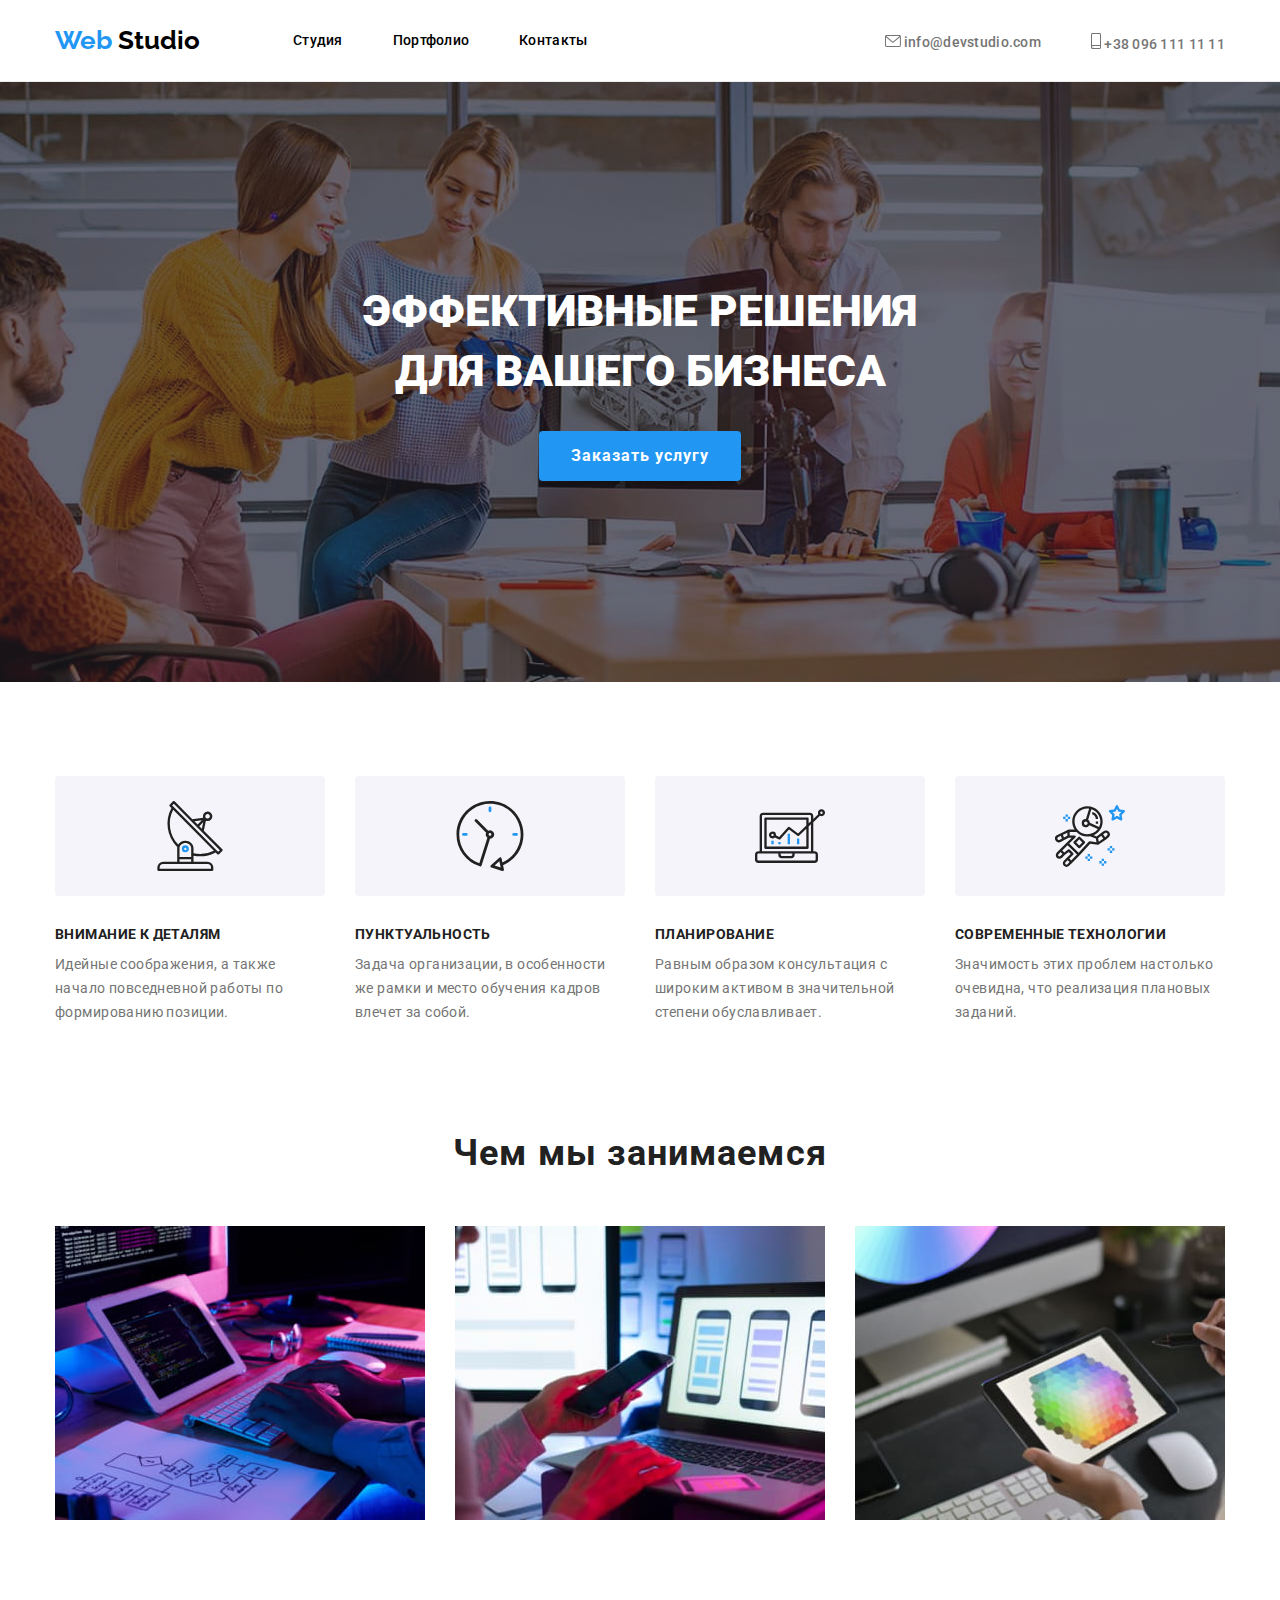
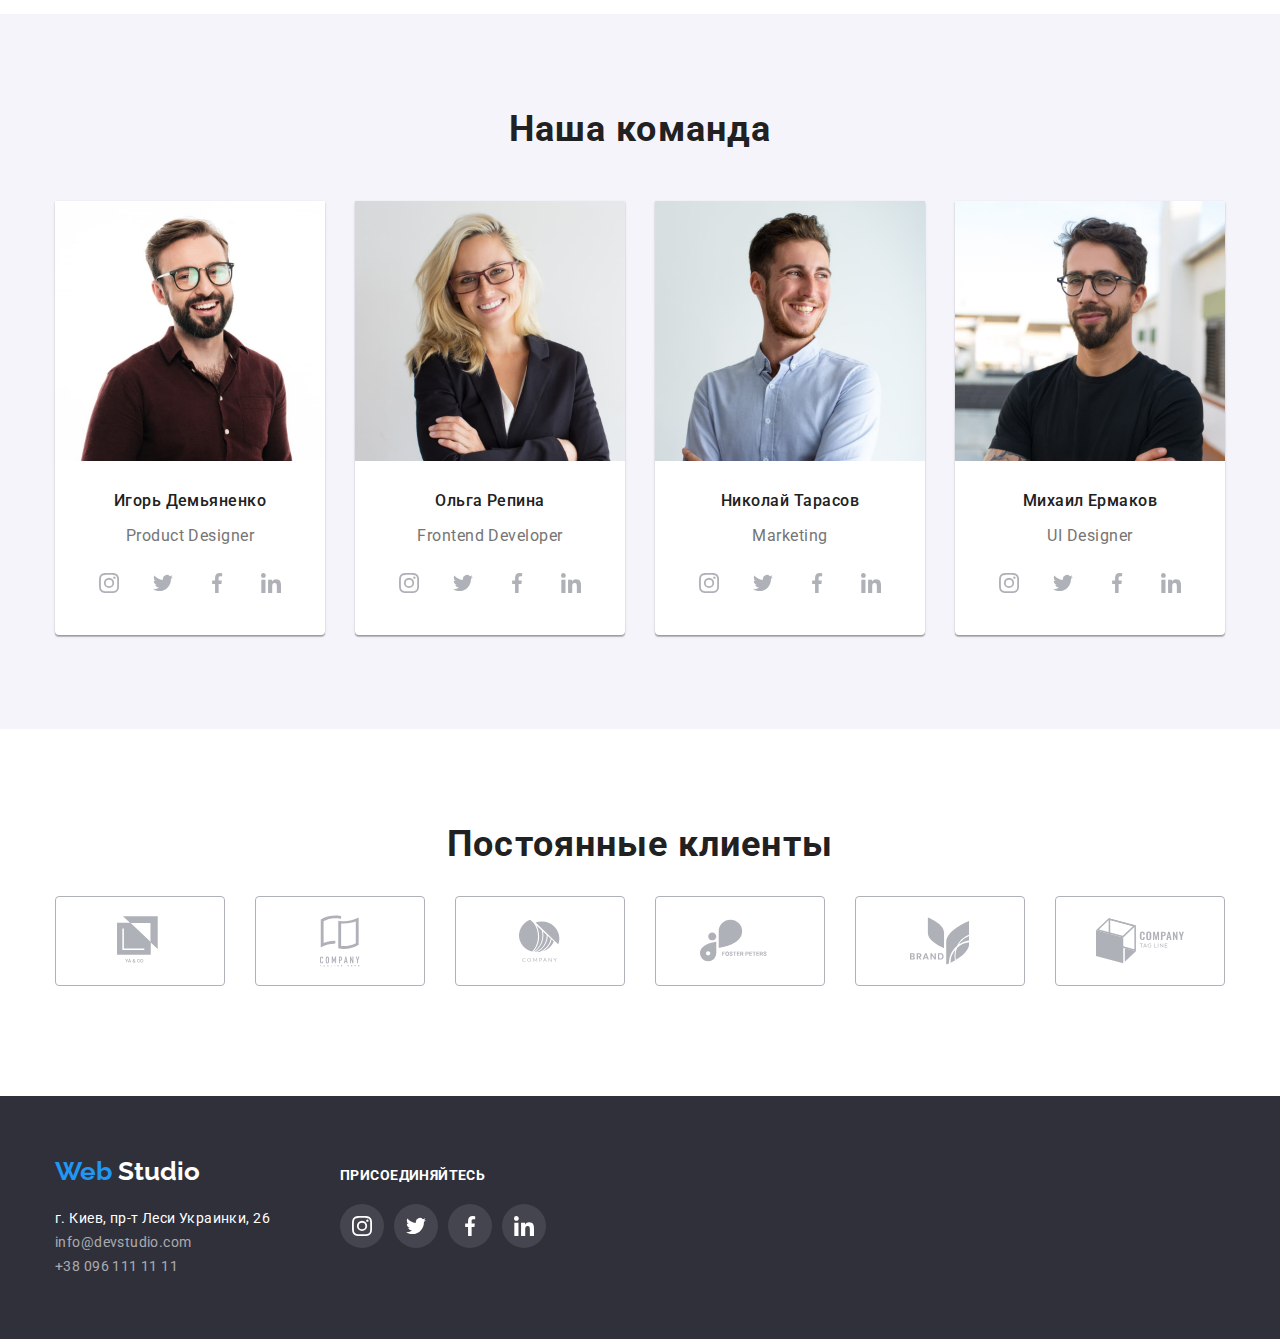
<file: index.html>
<!DOCTYPE html>
<html lang="ru">
  <head>
    <meta charset="UTF-8" />
    <meta http-equiv="X-UA-Compatible" content="IE=edge" />
    <meta name="viewport" content="width=device-width, initial-scale=1.0" />
    <title>Web Studio</title>
    <link rel="preconnect" href="https://fonts.gstatic.com" />
    <link
      href="https://fonts.googleapis.com/css2?family=Raleway:wght@700&family=Roboto:wght@400;500;700&display=swap"
      rel="stylesheet"
    />
    <link
      rel="stylesheet"
      href="https://cdnjs.cloudflare.com/ajax/libs/modern-normalize/1.0.0/modern-normalize.min.css"
    />
    <link rel="stylesheet" href="./css/styles.css" />
  </head>
  <body>
    <!--Header-->
    <header class="page-header">
      <div class="header-container">
        <nav class="header-nav">
          <a href="index.html" class="logo-header">
            <span class="logo-left">Web</span> Studio
          </a>
          <ul class="header-site-nav nomarker list">
            <li class="site-nav-item"><a href="./index.html" class="link">Студия</a></li>
            <li class="site-nav-item">
              <a href="./page/portfolio.html" class="link">Портфолио</a>
            </li>
            <li class="site-nav-item"><a href="" class="link">Контакты</a></li>
          </ul>
        </nav>
        <ul class="page-header-contact nomarker list">
          <li class="header-contact-item">
            <a href="mailto:info@devstudio.com" class="link header-contact-link">
              <svg class="icon mail-icon">
                <use href="./images/icon_img/sprite.svg#icon-envelope"></use>
              </svg>
              info@devstudio.com</a
            >
          </li>
          <li class="header-contact-item">
            <a href="tel:+380961111111" class="link header-contact-link">
              <svg class="icon phone-icon">
                <use href="./images/icon_img/sprite.svg#icon-smartphone"></use>
              </svg>
              +38 096 111 11 11</a
            >
          </li>
        </ul>
      </div>
    </header>
    <!--Main-->
    <main>
      <!--Герой-->
      <section class="hero">
        <div class="hero-container">
          <h1 class="hero-title">
            Эффективные решения <br />
            для вашего бизнеса
          </h1>
          <button type="button" class="hero-button">Заказать услугу</button>
        </div>
      </section>
      <!-- Особенности компании -->
      <section class="company-values section">
        <div class="container">
          <!--Заголовок добавил для лучшей семантики, в дальнейшем скрою-->
          <h2 class="visually-hidden">Особенности компании</h2>
          <ul class="nomarker values-list list grid">
            <li class="company-values-list grid-item">
              <h3 class="title">Внимание к деталям</h3>
              <p class="company-values-text">
                Идейные соображения, а также начало повседневной работы по формированию
                позиции.
              </p>
            </li>
            <li class="company-values-list grid-item">
              <h3 class="title">Пунктуальность</h3>
              <p class="company-values-text">
                Задача организации, в особенности же рамки и место обучения кадров влечет за
                собой.
              </p>
            </li>
            <li class="company-values-list grid-item">
              <h3 class="title">Планирование</h3>
              <p class="company-values-text">
                Равным образом консультация с широким активом в значительной степени
                обуславливает.
              </p>
            </li>
            <li class="company-values-list grid-item">
              <h3 class="title">Современные технологии</h3>
              <p class="company-values-text">
                Значимость этих проблем настолько очевидна, что реализация плановых заданий.
              </p>
            </li>
          </ul>
        </div>
      </section>
      <!--Чем мы занимаемся-->
      <section class="working-process section no-padding">
        <div class="container">
          <h2 class="working-process-title">Чем мы занимаемся</h2>
          <ul class="nomarker working-img-list list grid">
            <li class="working-im-item grid-item">
              <img
                src="./images/our_work/photo1.jpg"
                alt="верстка сайта за компьютером"
                width="370"
              />
            </li>
            <li class="working-im-item grid-item">
              <img
                src="./images/our_work/photo2.jpg"
                alt="макет вариантов стилизации макета"
                width="370"
              />
            </li>
            <li class="working-im-item grid-item">
              <img
                src="./images/our_work/photo3.jpg"
                alt="палитра цветов на планшете"
                width="370"
              />
            </li>
          </ul>
        </div>
      </section>

      <!--Наша команда-->
      <section class="team-section section">
        <div class="container">
          <h2 class="team-section-title">Наша команда</h2>
          <ul class="nomarker team-list list">
            <li class="team-section-item">
              <img
                src="./images/teams/photo1.jpg"
                alt="Фотография Игорь Демьяненко"
                width="270"
              />
              <div class="team-name-container">
                <h3 class="team-title-name">Игорь Демьяненко</h3>
                <p class="team-title-proffesion">Product Designer</p>
              </div>
              <ul class="nomarker team-social-icons social-icons">
                <li class="social-icons-item">
                  <a
                    href=""
                    class="social-icons-link link"
                    target="_blank"
                    rel="noopener noreferrer"
                  >
                    <svg class="icon">
                      <use href="./images/icon_img/sprite.svg#icon-instagram"></use>
                    </svg>
                  </a>
                </li>
                <li class="social-icons-item">
                  <a
                    href=""
                    class="social-icons-link link"
                    target="_blank"
                    rel="noopener noreferrer"
                  >
                    <svg class="icon">
                      <use href="./images/icon_img/sprite.svg#icon-twitter"></use>
                    </svg>
                  </a>
                </li>
                <li class="social-icons-item">
                  <a
                    href=""
                    class="social-icons-link link"
                    target="_blank"
                    rel="noopener noreferrer"
                  >
                    <svg class="icon">
                      <use href="./images/icon_img/sprite.svg#icon-facebook"></use>
                    </svg>
                  </a>
                </li>
                <li class="social-icons-item">
                  <a
                    href=""
                    class="social-icons-link link"
                    target="_blank"
                    rel="noopener noreferrer"
                  >
                    <svg class="icon">
                      <use href="./images/icon_img/sprite.svg#icon-linkedin"></use>
                    </svg>
                  </a>
                </li>
              </ul>
            </li>

            <li class="team-section-item">
              <img
                src="./images/teams/photo2.jpg"
                alt="Фотография Ольга Репина"
                width="270"
              />
              <div class="team-name-container">
                <h3 class="team-title-name">Ольга Репина</h3>
                <p class="team-title-proffesion">Frontend Developer</p>
              </div>
              <ul class="nomarker team-social-icons social-icons">
                <li class="social-icons-item">
                  <a
                    href=""
                    class="social-icons-link link"
                    target="_blank"
                    rel="noopener noreferrer"
                  >
                    <svg class="icon">
                      <use href="./images/icon_img/sprite.svg#icon-instagram"></use>
                    </svg>
                  </a>
                </li>
                <li class="social-icons-item">
                  <a
                    href=""
                    class="social-icons-link link"
                    target="_blank"
                    rel="noopener noreferrer"
                  >
                    <svg class="icon">
                      <use href="./images/icon_img/sprite.svg#icon-twitter"></use>
                    </svg>
                  </a>
                </li>
                <li class="social-icons-item">
                  <a
                    href=""
                    class="social-icons-link link"
                    target="_blank"
                    rel="noopener noreferrer"
                  >
                    <svg class="icon">
                      <use href="./images/icon_img/sprite.svg#icon-facebook"></use>
                    </svg>
                  </a>
                </li>
                <li class="social-icons-item">
                  <a
                    href=""
                    class="social-icons-link link"
                    target="_blank"
                    rel="noopener noreferrer"
                  >
                    <svg class="icon">
                      <use href="./images/icon_img/sprite.svg#icon-linkedin"></use>
                    </svg>
                  </a>
                </li>
              </ul>
            </li>
            <li class="team-section-item">
              <img
                src="./images/teams/photo3.jpg"
                alt="Фотография Николай Тарасов"
                width="270"
              />
              <div class="team-name-container">
                <h3 class="team-title-name">Николай Тарасов</h3>
                <p class="team-title-proffesion">Marketing</p>
              </div>
              <ul class="nomarker team-social-icons social-icons">
                <li class="social-icons-item">
                  <a
                    href=""
                    class="social-icons-link link"
                    target="_blank"
                    rel="noopener noreferrer"
                  >
                    <svg class="icon">
                      <use href="./images/icon_img/sprite.svg#icon-instagram"></use>
                    </svg>
                  </a>
                </li>
                <li class="social-icons-item">
                  <a
                    href=""
                    class="social-icons-link link"
                    target="_blank"
                    rel="noopener noreferrer"
                  >
                    <svg class="icon">
                      <use href="./images/icon_img/sprite.svg#icon-twitter"></use>
                    </svg>
                  </a>
                </li>
                <li class="social-icons-item">
                  <a
                    href=""
                    class="social-icons-link link"
                    target="_blank"
                    rel="noopener noreferrer"
                  >
                    <svg class="icon">
                      <use href="./images/icon_img/sprite.svg#icon-facebook"></use>
                    </svg>
                  </a>
                </li>
                <li class="social-icons-item">
                  <a
                    href=""
                    class="social-icons-link link"
                    target="_blank"
                    rel="noopener noreferrer"
                  >
                    <svg class="icon">
                      <use href="./images/icon_img/sprite.svg#icon-linkedin"></use>
                    </svg>
                  </a>
                </li>
              </ul>
            </li>
            <li class="team-section-item">
              <img
                src="./images/teams/photo4.jpg"
                alt="Фотография Михаил Ермаков"
                width="270"
              />
              <div class="team-name-container">
                <h3 class="team-title-name">Михаил Ермаков</h3>
                <p class="team-title-proffesion">UI Designer</p>
              </div>
              <ul class="nomarker team-social-icons social-icons">
                <li class="social-icons-item">
                  <a
                    href=""
                    class="social-icons-link link"
                    target="_blank"
                    rel="noopener noreferrer"
                  >
                    <svg class="icon">
                      <use href="./images/icon_img/sprite.svg#icon-instagram"></use>
                    </svg>
                  </a>
                </li>
                <li class="social-icons-item">
                  <a
                    href=""
                    class="social-icons-link link"
                    target="_blank"
                    rel="noopener noreferrer"
                  >
                    <svg class="icon">
                      <use href="./images/icon_img/sprite.svg#icon-twitter"></use>
                    </svg>
                  </a>
                </li>
                <li class="social-icons-item">
                  <a
                    href=""
                    class="social-icons-link link"
                    target="_blank"
                    rel="noopener noreferrer"
                  >
                    <svg class="icon">
                      <use href="./images/icon_img/sprite.svg#icon-facebook"></use>
                    </svg>
                  </a>
                </li>
                <li class="social-icons-item">
                  <a
                    href=""
                    class="social-icons-link link"
                    target="_blank"
                    rel="noopener noreferrer"
                  >
                    <svg class="icon">
                      <use href="./images/icon_img/sprite.svg#icon-linkedin"></use>
                    </svg>
                  </a>
                </li>
              </ul>
            </li>
          </ul>
        </div>
      </section>
      <!-- ПОСТОЯННЫЕ КЛИЕНТЫ -->
      <section class="client-company-section section">
        <div class="container">
          <h2 class="client-company-title">Постоянные клиенты</h2>
          <ul class="nomarker client-list grid">
            <li class="company-item grid-item">
              <a href="" class="link client-company-link">
                <svg class="company-icon" width="45">
                  <use href="./images/icon_img/sprite.svg#icon-logo_1"></use>
                </svg>
              </a>
            </li>
            <li class="company-item grid-item">
              <a href="" class="link client-company-link">
                <svg class="company-icon" width="40" heigth="52">
                  <use href="./images/icon_img/sprite.svg#icon-logo_2"></use>
                </svg>
              </a>
            </li>
            <li class="company-item grid-item">
              <a href="" class="link client-company-link">
                <svg class="company-icon" width="41" heigth="42.5">
                  <use href="./images/icon_img/sprite.svg#icon-logo_3"></use>
                </svg>
              </a>
            </li>
            <li class="company-item grid-item">
              <a href="" class="link client-company-link">
                <svg class="company-icon" width="79.66" heigth="42">
                  <use href="./images/icon_img/sprite.svg#icon-logo_4"></use>
                </svg>
              </a>
            </li>
            <li class="company-item grid-item">
              <a href="" class="link client-company-link">
                <svg class="company-icon" width="59" heigth="47">
                  <use href="./images/icon_img/sprite.svg#icon-logo_5"></use>
                </svg>
              </a>
            </li>
            <li class="company-item grid-item">
              <a href="" class="link client-company-link">
                <svg class="company-icon" width="88.5" heigth="45.5">
                  <use href="./images/icon_img/sprite.svg#icon-logo_6"></use>
                </svg>
              </a>
            </li>
          </ul>
        </div>
      </section>
    </main>
    <!--Footer-->
    <footer class="site-footer">
      <div class="footer-container">
        <div class="footer-contact-box">
          <div class="contact-box">
            <a href="./index.html" class="logo-footer link">
              <span class="logo-left">Web</span> Studio</a
            >
            <address class="footer-contact">
              <span class="footer-contact-addres"> г. Киев, пр-т Леси Украинки, 26 </span>
              <br />
              <a href="mailto:info@devstudio.com" class="link">info@devstudio.com</a> <br />
              <a href="tel:+380961111111" class="link">+38 096 111 11 11</a>
            </address>
          </div>

          <div class="social-box">
            <h2 class="title-social-list">присоединяйтесь</h2>
            <ul class="nomarker footer-social-icons social-icons">
              <li class="social-icons-item">
                <a
                  href=""
                  class="social-icons-link footer-social-link link"
                  target="_blank"
                  rel="noopener noreferrer"
                >
                  <svg class="icon">
                    <use href="./images/icon_img/sprite.svg#icon-instagram"></use>
                  </svg>
                </a>
              </li>
              <li class="social-icons-item">
                <a
                  href=""
                  class="social-icons-link link"
                  target="_blank"
                  rel="noopener noreferrer"
                >
                  <svg class="icon">
                    <use href="./images/icon_img/sprite.svg#icon-twitter"></use>
                  </svg>
                </a>
              </li>
              <li class="social-icons-item">
                <a
                  href=""
                  class="social-icons-link link"
                  target="_blank"
                  rel="noopener noreferrer"
                >
                  <svg class="icon">
                    <use href="./images/icon_img/sprite.svg#icon-facebook"></use>
                  </svg>
                </a>
              </li>
              <li class="social-icons-item">
                <a
                  href=""
                  class="social-icons-link link"
                  target="_blank"
                  rel="noopener noreferrer"
                >
                  <svg class="icon">
                    <use href="./images/icon_img/sprite.svg#icon-linkedin"></use>
                  </svg>
                </a>
              </li>
            </ul>
          </div>
        </div>
      </div>
    </footer>
  </body>
</html>
</file>
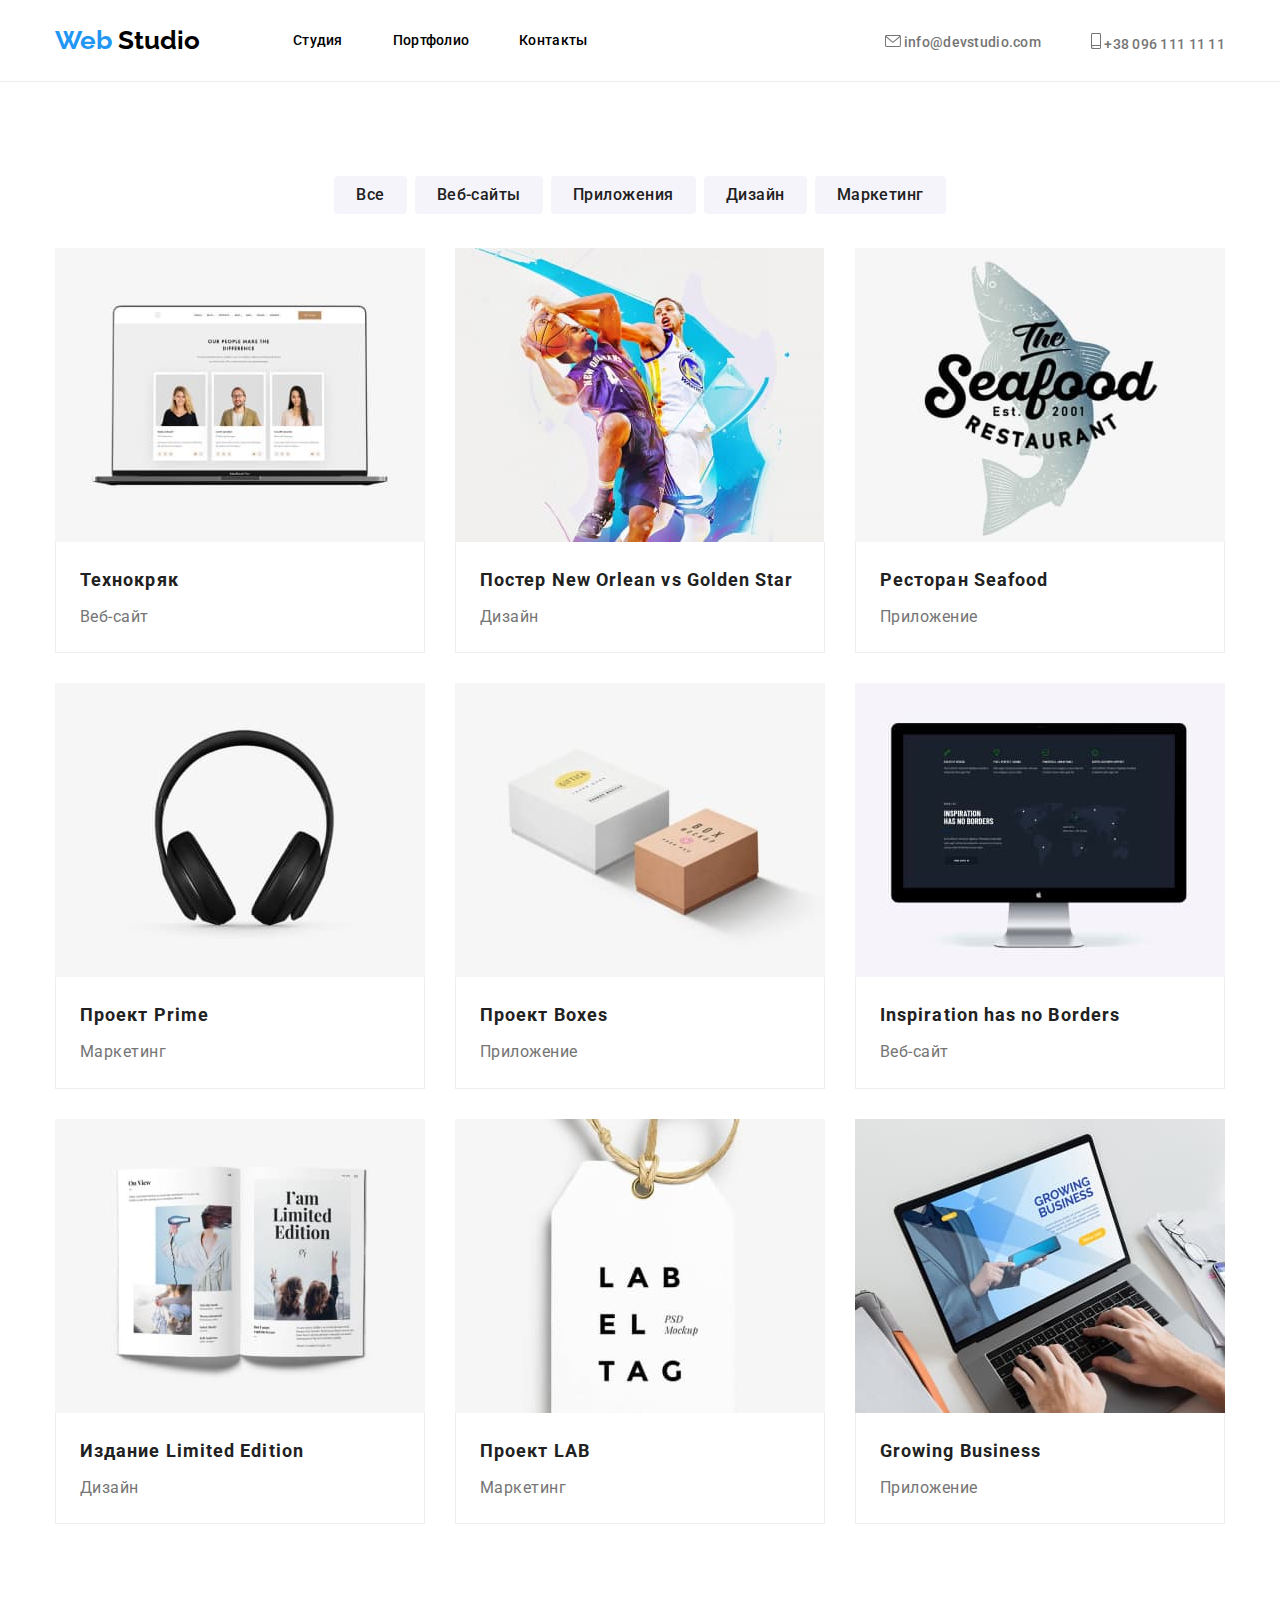
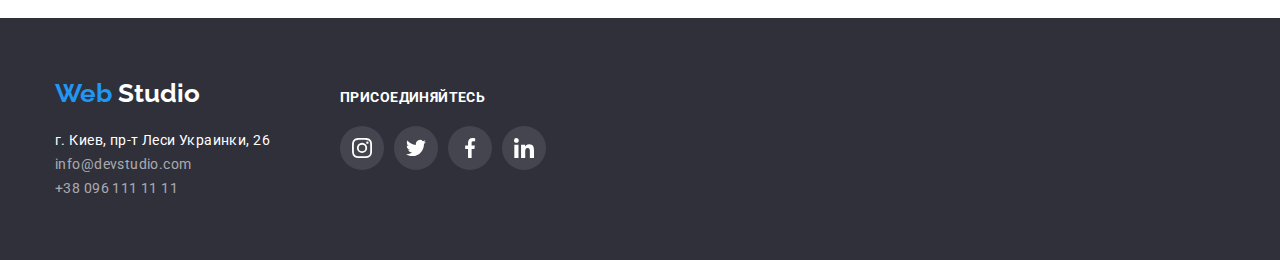
<file: page/portfolio.html>
<!DOCTYPE html>
<html lang="en">
  <head>
    <meta charset="UTF-8" />
    <meta http-equiv="X-UA-Compatible" content="IE=edge" />
    <meta name="viewport" content="width=device-width, initial-scale=1.0" />
    <title>Portfolio</title>
    <link rel="preconnect" href="https://fonts.gstatic.com" />
    <link
      href="https://fonts.googleapis.com/css2?family=Raleway:wght@700&family=Roboto:wght@400;500;700&display=swap"
      rel="stylesheet"
    />
    <link
      rel="stylesheet"
      href="https://cdnjs.cloudflare.com/ajax/libs/modern-normalize/1.0.0/modern-normalize.min.css"
    />
    <link rel="stylesheet" href="../css/styles.css" />
  </head>
  <body>
    <!-- Header -->
    <header class="page-header">
      <div class="header-container">
        <nav class="header-nav">
          <a href="../index.html" class="logo-header">
            <span class="logo-left">Web</span> Studio
          </a>
          <ul class="header-site-nav nomarker list">
            <li class="site-nav-item"><a href="../index.html" class="link">Студия</a></li>
            <li class="site-nav-item">
              <a href="./portfolio.html" class="link">Портфолио</a>
            </li>
            <li class="site-nav-item"><a href="" class="link">Контакты</a></li>
          </ul>
        </nav>
        <ul class="page-header-contact nomarker list">
          <li class="header-contact-item">
            <a href="mailto:info@devstudio.com" class="link header-contact-link">
              <svg class="icon mail-icon">
                <use href="../images/icon_img/sprite.svg#icon-envelope"></use>
              </svg>
              info@devstudio.com</a
            >
          </li>
          <li class="header-contact-item">
            <a href="tel:+380961111111" class="link header-contact-link">
              <svg class="icon phone-icon">
                <use href="../images/icon_img/sprite.svg#icon-smartphone"></use>
              </svg>
              +38 096 111 11 11</a
            >
          </li>
        </ul>
      </div>
    </header>
    <!-- Main -->
    <main>
      <!-- Наши работы -->
      <section class="section work-list">
        <div class="container">
          <h1 class="visually-hidden">Наши работы</h1>
          <ul class="nomarker work-list-buttons list">
            <li class="work-buttons-item">
              <button type="button" class="buttons">Все</button>
            </li>
            <li class="work-buttons-item">
              <button type="button" class="buttons">Веб-сайты</button>
            </li>
            <li class="work-buttons-item">
              <button type="button" class="buttons">Приложения</button>
            </li>
            <li class="work-buttons-item">
              <button type="button" class="buttons">Дизайн</button>
            </li>
            <li class="work-buttons-item">
              <button type="button" class="buttons">Маркетинг</button>
            </li>
          </ul>
          <!-- Список работ -->
          <ul class="nomarker work-list-content list grid">
            <li class="work-list-item grid-item">
              <div class="shadow">
                <a href="" class="link">
                  <img
                    src="../images/portfolio/img.jpg"
                    alt="Монитор с главной страничкой сайта"
                    width="370"
                  />
                  <div class="work-item-border">
                    <h2 class="title">Технокряк</h2>
                    <p class="work-list-type">Веб-сайт</p>
                  </div>
                </a>
              </div>
            </li>
            <li class="work-list-item grid-item">
              <div class="shadow">
                <a href="" class="link">
                  <img src="../images/portfolio/img1.jpg" alt="Ноутбук" width="370" />
                  <div class="work-item-border">
                    <h2 class="title">Постер New Orlean vs Golden Star</h2>
                    <p class="work-list-type">Дизайн</p>
                  </div>
                </a>
              </div>
            </li>
            <li class="work-list-item grid-item">
              <div class="shadow">
                <a href="" class="link">
                  <img
                    src="../images/portfolio/img2.jpg"
                    alt="Логотип ресторана"
                    width="370"
                  />
                  <div class="work-item-border">
                    <h2 class="title">Ресторан Seafood</h2>
                    <p class="work-list-type">Приложение</p>
                  </div>
                </a>
              </div>
            </li>
            <li class="work-list-item grid-item">
              <div class="shadow">
                <a href="" class="link">
                  <img src="../images/portfolio/img3.jpg" alt="Наушники" width="370" />
                  <div class="work-item-border">
                    <h2 class="title">Проект Prime</h2>
                    <p class="work-list-type">Маркетинг</p>
                  </div>
                </a>
              </div>
            </li>
            <li class="work-list-item grid-item">
              <div class="shadow">
                <a href="" class="link">
                  <img
                    src="../images/portfolio/img4.jpg"
                    alt="Две картонные коробки"
                    width="370"
                  />
                  <div class="work-item-border">
                    <h2 class="title">Проект Boxes</h2>
                    <p class="work-list-type">Приложение</p>
                  </div>
                </a>
              </div>
            </li>
            <li class="work-list-item grid-item">
              <div class="shadow">
                <a href="" class="link">
                  <img
                    src="../images/portfolio/img5.jpg"
                    alt="Монитор с главной страничкой сайта"
                    width="370"
                  />
                  <div class="work-item-border">
                    <h2 class="title">Inspiration has no Borders</h2>
                    <p class="work-list-type">Веб-сайт</p>
                  </div>
                </a>
              </div>
            </li>
            <li class="work-list-item grid-item">
              <div class="shadow">
                <a href="" class="link">
                  <img
                    src="../images/portfolio/img6.jpg"
                    alt="Открытый журнал"
                    width="370"
                  />
                  <div class="work-item-border">
                    <h2 class="title">Издание Limited Edition</h2>
                    <p class="work-list-type">Дизайн</p>
                  </div>
                </a>
              </div>
            </li>
            <li class="work-list-item grid-item">
              <div class="shadow">
                <a href="" class="link">
                  <img
                    src="../images/portfolio/img7.jpg"
                    alt="Бирка с веревкой"
                    width="370"
                  />
                  <div class="work-item-border">
                    <h2 class="title">Проект LAB</h2>
                    <p class="work-list-type">Маркетинг</p>
                  </div>
                </a>
              </div>
            </li>
            <li class="work-list-item grid-item">
              <div class="shadow">
                <a href="" class="link">
                  <img
                    src="../images/portfolio/img8.jpg"
                    alt="Ноутбук за которым работают"
                    width="370"
                  />
                  <div class="work-item-border">
                    <h2 class="title">Growing Business</h2>
                    <p class="work-list-type">Приложение</p>
                  </div>
                </a>
              </div>
            </li>
          </ul>
        </div>
      </section>
    </main>
    <!-- Footer -->
    <footer class="site-footer">
      <div class="footer-container">
        <div class="footer-contact-box">
          <div class="contact-box">
            <a href="../index.html" class="logo-footer link">
              <span class="logo-left">Web</span> Studio</a
            >
            <address class="footer-contact">
              <span class="footer-contact-addres"> г. Киев, пр-т Леси Украинки, 26 </span>
              <br />
              <a href="mailto:info@devstudio.com" class="link">info@devstudio.com</a> <br />
              <a href="tel:+380961111111" class="link">+38 096 111 11 11</a>
            </address>
          </div>

          <div class="social-box">
            <h2 class="title-social-list">присоединяйтесь</h2>
            <ul class="nomarker footer-social-icons social-icons">
              <li class="social-icons-item">
                <a
                  href=""
                  class="social-icons-link footer-social-link link"
                  target="_blank"
                  rel="noopener noreferrer"
                >
                  <svg class="icon">
                    <use href="../images/icon_img/sprite.svg#icon-instagram"></use>
                  </svg>
                </a>
              </li>
              <li class="social-icons-item">
                <a
                  href=""
                  class="social-icons-link link"
                  target="_blank"
                  rel="noopener noreferrer"
                >
                  <svg class="icon">
                    <use href="../images/icon_img/sprite.svg#icon-twitter"></use>
                  </svg>
                </a>
              </li>
              <li class="social-icons-item">
                <a
                  href=""
                  class="social-icons-link link"
                  target="_blank"
                  rel="noopener noreferrer"
                >
                  <svg class="icon">
                    <use href="../images/icon_img/sprite.svg#icon-facebook"></use>
                  </svg>
                </a>
              </li>
              <li class="social-icons-item">
                <a
                  href=""
                  class="social-icons-link link"
                  target="_blank"
                  rel="noopener noreferrer"
                >
                  <svg class="icon">
                    <use href="../images/icon_img/sprite.svg#icon-linkedin"></use>
                  </svg>
                </a>
              </li>
            </ul>
          </div>
        </div>
      </div>
    </footer>
  </body>
</html>
</file>
<file: css/styles.css>
/* Основные цвета */
:root {
  --title-text-color: #212121;
  --main-text-color: #757575;
  --selected-text-color: #2196f3;
  --backgraund-color-dark: #2f303a;
  --backgraund-footer-color: #2f303a;
  --backgraund-button-color: #2196f3;
  --backgraund-buttons-color: #f5f4fa;
  --selected-backgraund-buttons-color: #2196f3;
  --selected-buttons-color: #ffffff;
  --grid-item: 1;
  --social-icon-color: #afb1b8;
  --select-social-icon-color: #ffffff;
}
/* Стили для box-sizing */
html {
  box-sizing: border-box;
}
*,
*::after,
*::before {
  box-sizing: inherit;
}
/* Oбнуления верхних отступов у элементов */
h1,
h2,
h3,
h4,
h5,
h6,
p {
  margin-top: 0;
}

/* МАРКЕР СПИСКОВ */
.nomarker {
  list-style-type: none;
}
/* Стиди списков */
.list {
  padding-left: 0;
  margin: 0;
}
/* ССЫЛКИ */
.link {
  text-decoration: none;
}
/* social-icons */
.social-icons {
  display: inline-flex;
  padding-left: 0;
}

.social-icons .icon {
  width: 20px;
  height: 20px;
  fill: var(--social-icon-color);
}

.social-icons-link {
  display: flex;
  justify-content: center;
  align-items: center;
  width: 44px;
  height: 44px;
  border-radius: 50%;
}
.social-icons-link:hover .icon,
.social-icons-link:focus .icon {
  fill: var(--select-social-icon-color);
}
.social-icons-link:hover,
.social-icons-link:focus {
  background-color: var(--selected-backgraund-buttons-color);
}
/* Свойства для корректного отображения картинок */
img {
  display: block;
  max-width: 100%;
  height: auto;
}

/* BODY */
body {
  color: var(--main-text-color);
  background-color: #ffffff;
  font-family: Roboto, sans-serif;
}
/* SECTION */
.section {
  padding-top: 94px;
  padding-bottom: 94px;
}
.section.no-padding {
  padding-top: 0;
}
/* СПИСКИ */
.grid {
  display: flex;
  flex-wrap: wrap;
  margin-left: -30px;
  margin-top: -30px;
}
.grid-item {
  flex-basis: calc((100% - 30px * var(--grid-item)) / var(--grid-item));
  margin-left: 30px;
  margin-top: 30px;
}

/* CONTAINER */
.container {
  width: 1200px;
  padding-left: 15px;
  padding-right: 15px;
  margin-left: auto;
  margin-right: auto;
  /* outline: 2px solid tomato; */
}
/* LOGO */
/* LOGO */

/* Logo Header */
.logo-header {
  text-decoration: none;
  color: #000000;
  font-family: Raleway, sans-serif;
  font-weight: bold;
  font-size: 26px;
  line-height: 1.2;
  display: block;
  margin-right: 93px;
}
/* Logo footer */
.logo-footer {
  text-decoration: none;
  color: #ffffff;
  font-family: Raleway, sans-serif;
  font-weight: bold;
  font-size: 26px;
  line-height: 1.2;
}
.logo-left {
  color: #2196f3;
}

/* СКРЫТЫЕ ЭЛЕМЕНТЫ */
.visually-hidden {
  position: absolute !important;
  clip: rect(1px 1px 1px 1px);
  clip: rect(1px, 1px, 1px, 1px);
  padding: 0 !important;
  border: 0 !important;
  height: 1px !important;
  width: 1px !important;
  overflow: hidden;
}

/* HEADER */
/* HEADER */
.header-container {
  width: 1200px;
  padding-left: 15px;
  padding-right: 15px;
  margin-left: auto;
  margin-right: auto;
  display: flex;
  align-items: center;
  justify-content: flex-end;
}
.page-header {
  border-bottom: 1px solid #ececec;
  padding-top: 25px;
  padding-bottom: 25px;
}

/* Site Navigation */
.header-nav {
  display: flex;
  align-items: center;
  margin-right: auto;
}
.header-site-nav {
  font-weight: 500;
  font-size: 14px;
  line-height: 1.2;
  letter-spacing: 0.02em;
  display: inline-flex;
  align-items: center;
}
.site-nav-item:not(:last-child) {
  margin-right: 50px;
}
.header-site-nav .link {
  color: #000000;
}
.header-site-nav .link:hover,
.header-site-nav .link:focus {
  color: var(--selected-text-color);
}
/* Header Contact */
.page-header-contact {
  display: inline-flex;
}
.page-header-contact .link {
  color: var(--main-text-color);
  font-weight: 500;
  font-size: 14px;
  line-height: 1.2px;
  letter-spacing: 0.02em;
}
.page-header-contact .link:hover,
.page-header-contact .link:focus {
  color: var(--selected-text-color);
}
.header-contact-item:not(:last-child) {
  margin-right: 50px;
}
.header-contact-item {
  display: flex;
  align-items: center;
}
.page-header-contact .icon {
  fill: var(--main-text-color);
}
.header-contact-link:hover .icon,
.header-contact-link:focus .icon {
  fill: var(--selected-backgraund-buttons-color);
}
.page-header-contact .mail-icon {
  width: 16px;
  height: 12px;
}
.page-header-contact .phone-icon {
  width: 10px;
  height: 16px;
}
/* FOOTER */
.footer-container {
  width: 1200px;
  padding: 60px 15px 60px 15px;
  margin-left: auto;
  margin-right: auto;
}
.site-footer {
  background-color: var(--backgraund-footer-color);
}
.footer-contact {
  margin-top: 20px;
}
.footer-contact-box {
  display: inline-flex;
  align-items: baseline;
}
.social-box {
  margin-left: 70px;
}
.footer-social-icons {
  margin-top: 0px;
}
.footer-contact-addres {
  color: #ffffff;
  font-style: normal;
  font-weight: normal;
  font-size: 14px;
  line-height: 1.7;
  letter-spacing: 0.03em;
}
.footer-contact .link {
  color: rgba(255, 255, 255, 0.6);
  font-style: normal;
  font-weight: normal;
  font-size: 14px;
  line-height: 1.7;
  letter-spacing: 0.03em;
}
.footer-contact .link:hover,
.footer-contact .link:focus {
  color: var(--selected-text-color);
}
.title-social-list {
  font-weight: bold;
  font-size: 14px;
  line-height: 1.2;
  letter-spacing: 0.03em;
  text-transform: uppercase;
  color: #ffffff;
  margin-bottom: 20px;
}

.footer-social-icons .icon {
  fill: var(--select-social-icon-color);
  display: block;
}
.footer-social-icons .link {
  background-color: rgba(255, 255, 255, 0.1);
}
.footer-social-icons .link:hover,
.footer-social-icons .link:focus {
  background-color: var(--selected-backgraund-buttons-color);
}

/* HERO */
/* HERO */
.hero {
  max-width: 1600px;
  height: 600px;
  text-align: center;
  margin-left: auto;
  margin-right: auto;
  background-color: #2f303a;
  background-image: linear-gradient(to right, rgba(47, 48, 58, 0.4), rgba(47, 48, 58, 0.4)),
    url(../images/backgraund_img/hero_Img.jpg);
  background-position: center;
}
.hero-container {
  padding-bottom: 200px;
  padding-top: 200px;
  margin-left: auto;
  margin-right: auto;
}
.hero-title {
  color: #ffffff;
  font-weight: 900;
  font-size: 44px;
  line-height: 1.35;
  text-align: center;
  text-transform: uppercase;
  margin-bottom: 30px;
}
.hero-button {
  color: #ffffff;
  background-color: var(--backgraund-button-color);
  font-weight: bold;
  font-size: 16px;
  line-height: 1.9;
  letter-spacing: 0.06em;
  cursor: pointer;
  border: inherit;
  border-radius: 4px;
  box-shadow: 0px 4px 4px rgba(0, 0, 0, 0.15);
  padding: 10px 32px;
}

/* ОСОБЕННОСТИ КОМПАНИИ */
/* Company Values */
.company-values .title {
  color: var(--title-text-color);
  font-weight: bold;
  font-size: 14px;
  line-height: 1.2;
  letter-spacing: 0.03em;
  text-transform: uppercase;
  margin-bottom: 10px;
}
.company-values-list {
  --grid-item: 4;
}
.company-values-list::before {
  display: block;
  content: '';
  height: 120px;
  /* background-size: contain; */
  background-repeat: no-repeat;
  background-position: center;
  background-color: #f5f4fa;
  margin-bottom: 30px;
  border-radius: 4px;
}
.company-values-list:nth-child(1)::before {
  background-image: url('../images/icon_img/icon_antenna.svg');
}
.company-values-list:nth-child(2)::before {
  background-image: url('../images/icon_img/icon_clock.svg');
}
.company-values-list:nth-child(3)::before {
  background-image: url('../images/icon_img/icon_diagram.svg');
}
.company-values-list:nth-child(4)::before {
  background-image: url('../images/icon_img/icon_astronaut.svg');
}

.company-values-text {
  font-size: 14px;
  line-height: 1.7;
  letter-spacing: 0.03em;
}
/* ЧЕМ МЫ ЗАНИМАЕМСЯ */
/* Working Process */
.working-process-title {
  color: var(--title-text-color);
  font-weight: bold;
  font-size: 36px;
  line-height: 1.2;
  text-align: center;
  letter-spacing: 0.03em;
  margin-bottom: 50px;
}
/* .working-img-list {
  display: flex;
} */
.working-im-item {
  --grid-item: 3;
}
/* НАША КОМАНДА */
/* НАША КОМАНДА */
.team-section {
  background-color: #f5f4fa;
}
.team-section-title {
  color: var(--title-text-color);
  font-weight: bold;
  font-size: 36px;
  line-height: 1.2;
  text-align: center;
  letter-spacing: 0.03em;
  margin-bottom: 50px;
}
.team-list {
  display: flex;
  flex-wrap: wrap;
  margin-left: -30px;
  margin-top: -30px;
}
.team-name-container {
  margin-top: 30px;
  margin-bottom: 16px;
}
.team-section-item {
  background-color: #ffffff;
  border: inherit;
  border-radius: 0px 0px 4px 4px;
  box-shadow: 0px 1px 3px rgba(0, 0, 0, 0.12), 0px 1px 1px rgba(0, 0, 0, 0.14),
    0px 2px 1px rgba(0, 0, 0, 0.2);
  margin-left: 30px;
  margin-top: 30px;
  text-align: center;
}
.team-title-name {
  color: var(--title-text-color);
  font-weight: 500;
  font-size: 16px;
  line-height: 1.2;
  text-align: center;
  letter-spacing: 0.03em;
}
.team-title-proffesion {
  font-size: 16px;
  line-height: 1.2;
  text-align: center;
  letter-spacing: 0.03em;
}
.social-icons-item:not(:last-child) {
  margin-right: 10px;
}
.team-social-icons {
  padding-bottom: 30px;
}
/* КЛИЕНТЫ КОМПАНИИ */
.client-company-title {
  font-weight: bold;
  font-size: 36px;
  line-height: 1.2;
  text-align: center;
  letter-spacing: 0.03em;
  color: var(--title-text-color);
}
.client-list {
  padding-left: 0px;
}
.company-icon {
  fill: var(--social-icon-color);
}
.company-item {
  --grid-item: 6;
}
.client-company-link {
  display: flex;
  height: 90px;
  border: 1px solid #afb1b8;
  align-items: center;
  justify-content: center;
  border-radius: 4px;
}
.client-company-link:hover,
.client-company-link:focus {
  border-color: var(--selected-backgraund-buttons-color);
}
.client-company-link:hover .company-icon,
.client-company-link:focus .company-icon {
  fill: var(--selected-backgraund-buttons-color);
}

/* СТРАНИЦА ПОРТФОЛИО */
/* НАШИ РАБОТЫ */
.work-list-buttons {
  margin-bottom: 34px;
  display: flex;
  justify-content: center;
}
.buttons {
  color: var(--title-text-color);
  background-color: var(--backgraund-buttons-color);
  font-weight: 500;
  font-size: 16px;
  line-height: 1.6;
  text-align: center;
  letter-spacing: 0.03em;
  cursor: pointer;
  border: inherit;
  border-radius: 4px;
  padding: 6px 22px;
}
.buttons:hover,
.buttons:focus {
  color: var(--selected-buttons-color);
  background-color: var(--selected-backgraund-buttons-color);
  box-shadow: 0px 3px 1px rgba(0, 0, 0, 0.1), 0px 1px 2px rgba(0, 0, 0, 0.08),
    0px 2px 2px rgba(0, 0, 0, 0.12);
}
.work-buttons-item:not(:last-child) {
  margin-right: 8px;
}

.work-list-content .title {
  color: var(--title-text-color);
  font-weight: bold;
  font-size: 18px;
  line-height: 2;
  letter-spacing: 0.06em;
  margin-bottom: 4px;
}
.work-item-border {
  border-right: 1px solid #eeeeee;
  border-bottom: 1px solid #eeeeee;
  border-left: 1px solid #eeeeee;
  padding-left: 24px;
  padding-bottom: 20px;
  padding-top: 20px;
}
.work-list-type {
  color: var(--main-text-color);
  font-size: 16px;
  line-height: 1.9;
  letter-spacing: 0.03em;
  margin: 0;
}
.work-list-item {
  --grid-item: 3;
}
.shadow:hover {
  /* background-color: #000000; */
  box-shadow: 0px 1px 1px rgba(0, 0, 0, 0.12), 0px 4px 4px rgba(0, 0, 0, 0.06),
    1px 4px 6px rgba(0, 0, 0, 0.16);
}
</file>
